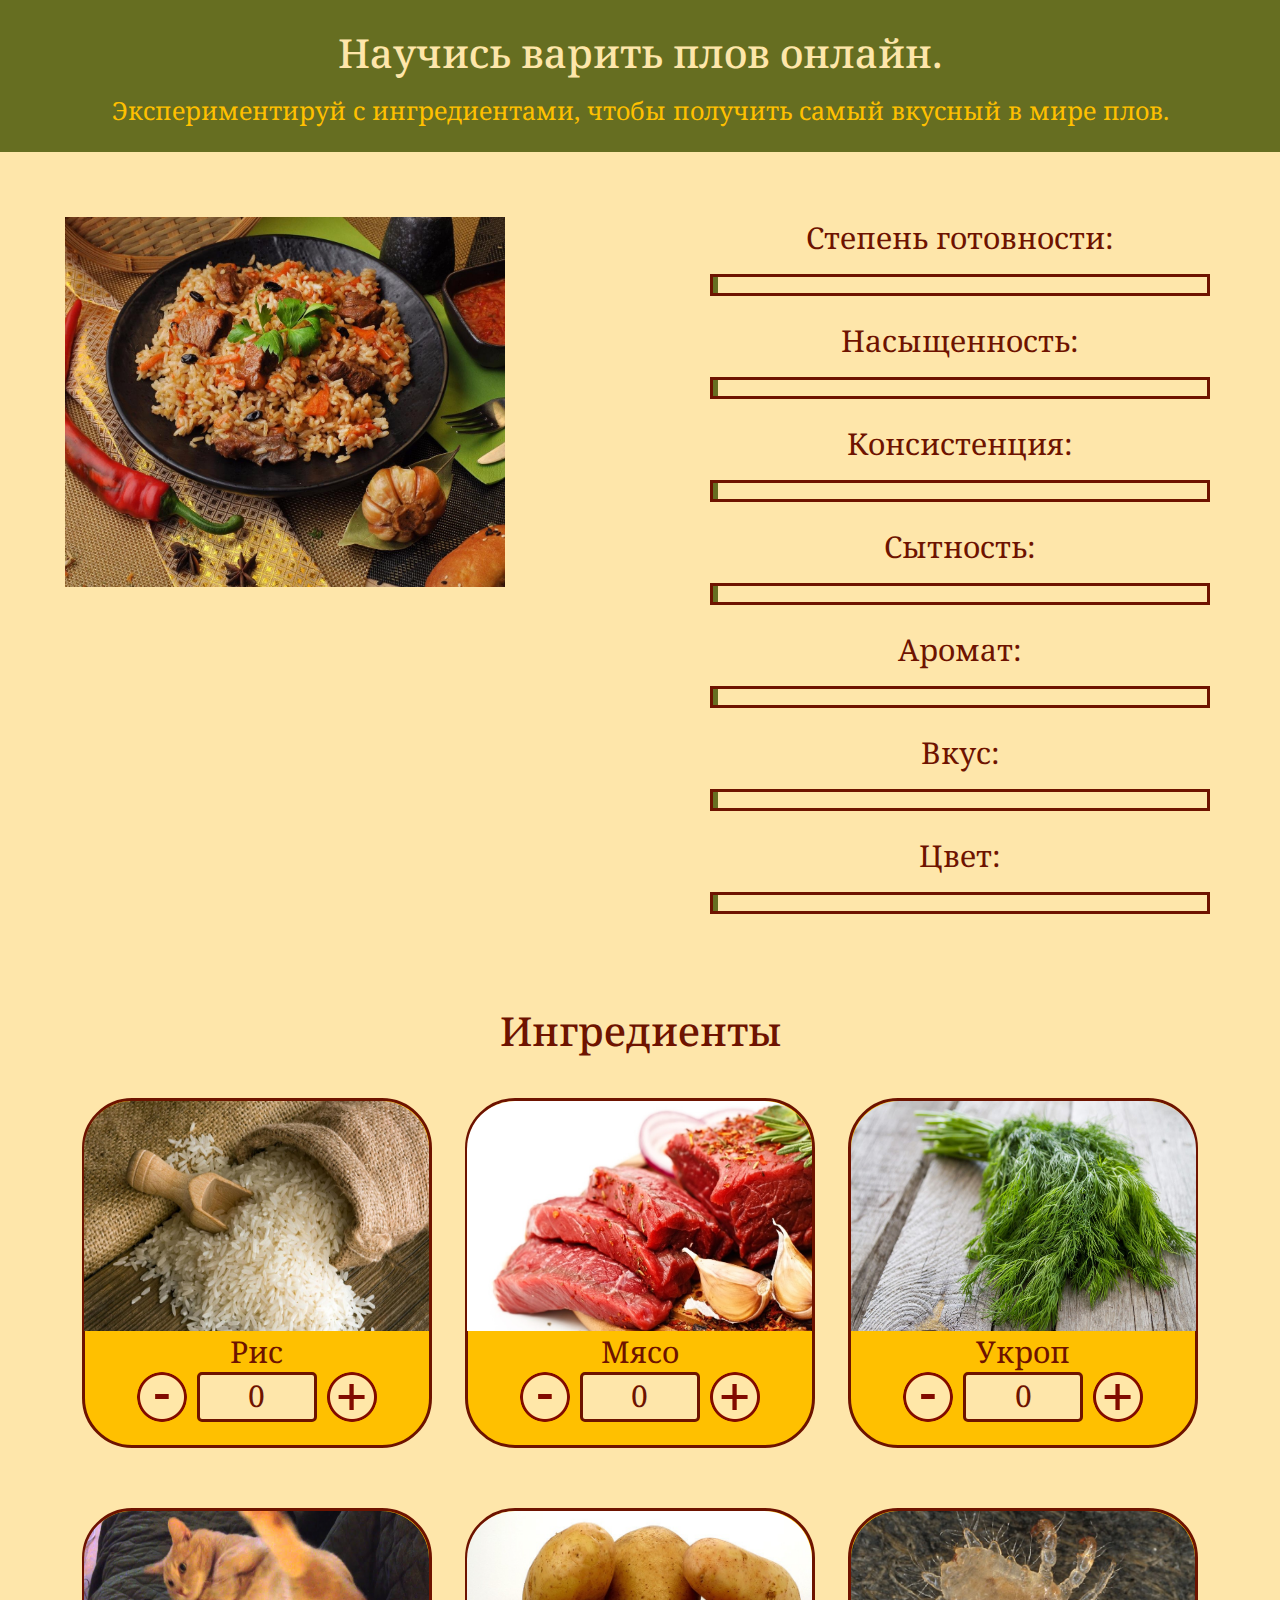
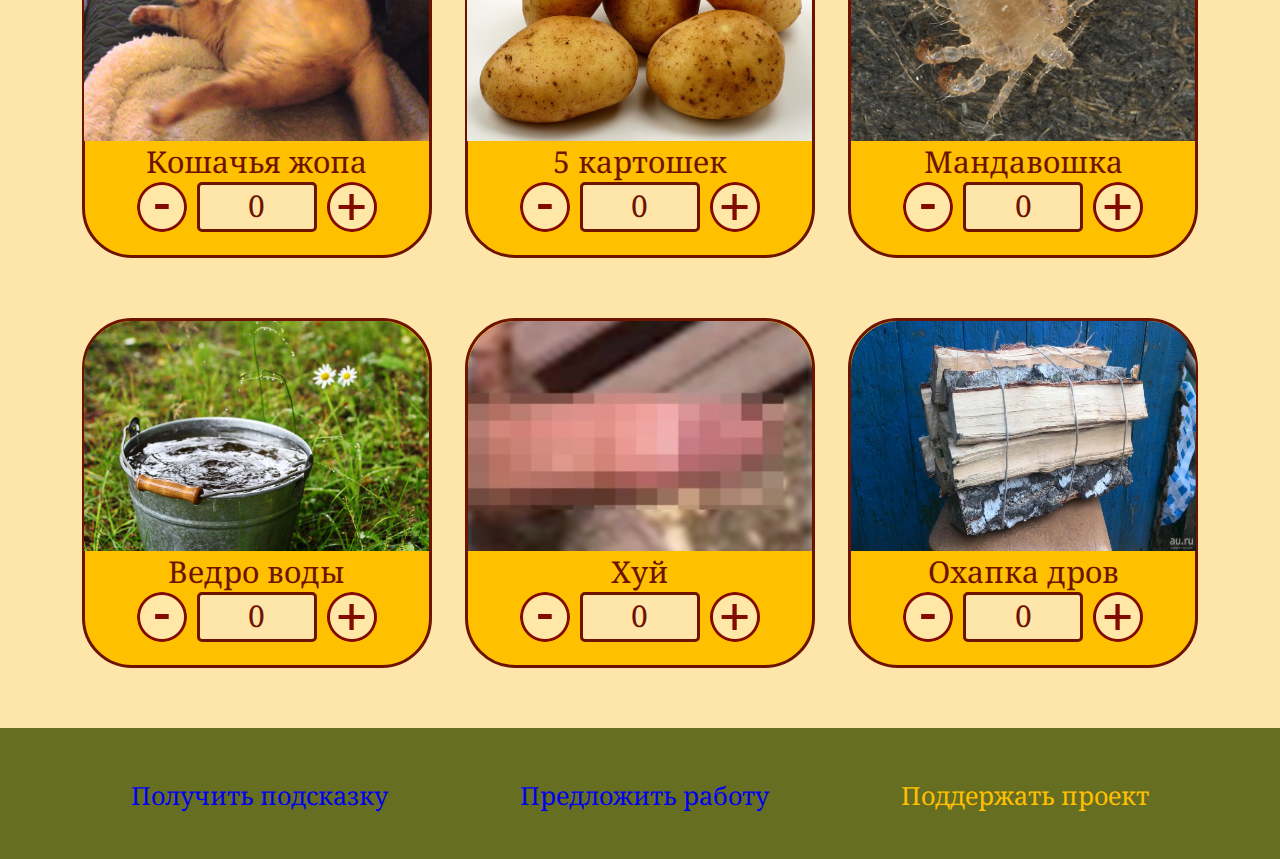
<file: 01Train/index.html>
<!DOCTYPE html>
<!-- Made by Georgy Zemskov -->
<html>
<head>
    <meta charset='utf-8'>
    <meta lang="ru">
    <meta http-equiv='X-UA-Compatible' content='IE=edge'>
    <title>Готовим плов</title>
    <meta name='viewport' content='width=device-width, initial-scale=1'>
    <link rel='stylesheet' type='text/css' media='screen' href='./styles/style.css'>
    <link href="https://fonts.googleapis.com/css2?family=Noto+Serif&display=swap" rel="stylesheet">
</head>
<body>
    <header class="header">
        <div class="container">
            <h1>Научись варить плов онлайн.</h1>
            <h2>Экспериментируй с ингредиентами, чтобы получить самый вкусный в мире плов.</h2>
        </div>      
    </header>
    <section class="section">
        <div class="container">
            <div><img class="main_img" src="./images/plov.jpg"></div>
            <div class="params">
                <div class="param">
                    <p class="param_name">Степень готовности:</p>
                    <div class="scale_outer">
                        <div id="scale1" class="scale"></div>
                    </div>
                </div>
                <div class="param">
                    <p class="param_name">Насыщенность:</p>
                    <div class="scale_outer">
                        <div id="scale2" class="scale"></div>
                    </div>
                </div>
                <div class="param">
                    <p class="param_name">Консистенция:</p>
                    <div class="scale_outer">
                        <div id="scale3" class="scale"></div>
                    </div>
                </div>
                <div class="param">
                    <p class="param_name">Сытность:</p>
                    <div class="scale_outer">
                        <div id="scale4" class="scale"></div>
                    </div>
                </div>
                <div class="param">
                    <p class="param_name">Аромат:</p>
                    <div class="scale_outer">
                        <div id="scale5" class="scale"></div>
                    </div>
                </div>
                <div class="param">
                    <p class="param_name">Вкус:</p>
                    <div class="scale_outer">
                        <div id="scale6" class="scale"></div>
                    </div>
                </div>
                <div class="param">
                    <p class="param_name">Цвет:</p>
                    <div class="scale_outer">
                        <div id="scale7" class="scale"></div>
                    </div>
                </div>
            </div>
        </div>
    </section>
    <section class="section">
        <div class="container_ingrs">
            <div class="width100"><h1 class="ingr_heading">Ингредиенты</h1></div>
            <div class="ingrs_outer">
                <div class="ingridient">
                    <img class="ingr_img" src="./images/rice.jpg">
                    <div class="ingr_name"><h2 class="name_ingr">Рис</h2></div>
                    <div class="screen">
                        <botton class="button" onclick="minus(1)"><img src="./images/minus.png"></botton>
                        <div class="tablo"><p id="tab1">0</p></div>
                        <botton class="button" onclick="plus(1)"><img src="./images/plus.png"></botton>
                    </div>
                </div>
            </div>
            <div class="ingrs_outer">
                <div class="ingridient">
                    <img class="ingr_img" src="./images/meat.jpg">
                    <div class="ingr_name"><h2 class="name_ingr">Мясо</h2></div>
                    <div class="screen">
                        <botton class="button" onclick="minus(2)"><img src="./images/minus.png"></botton>
                        <div class="tablo"><p id="tab2">0</p></div>
                        <botton class="button" onclick="plus(2)"><img src="./images/plus.png"></botton>
                    </div>
                </div>
            </div>
            <div class="ingrs_outer">
                <div class="ingridient">
                    <img class="ingr_img" src="./images/ukrop.jpg">
                    <div class="ingr_name"><h2 class="name_ingr">Укроп</h2></div>
                    <div class="screen">
                        <botton class="button" onclick="minus(3)"><img src="./images/minus.png"></botton>
                        <div class="tablo"><p id="tab3">0</p></div>
                        <botton class="button" onclick="plus(3)"><img src="./images/plus.png"></botton>
                    </div>
                </div>
            </div>
            <div class="ingrs_outer">
                <div class="ingridient">
                    <img class="ingr_img" src="./images/kot.jpg">
                    <div class="ingr_name"><h2 class="name_ingr">Кошачья жопа</h2></div>
                    <div class="screen">
                        <botton class="button" onclick="minus(4)"><img src="./images/minus.png"></botton>
                        <div class="tablo"><p id="tab4">0</p></div>
                        <botton class="button" onclick="plus(4)"><img src="./images/plus.png"></botton>
                    </div>
                </div>
            </div>
            <div class="ingrs_outer">
                <div class="ingridient">
                    <img class="ingr_img" src="./images/kartoshka.jpg">
                    <div class="ingr_name"><h2 class="name_ingr">5 картошек</h2></div>
                    <div class="screen">
                        <botton class="button" onclick="minus(5)"><img src="./images/minus.png"></botton>
                        <div class="tablo"><p id="tab5">0</p></div>
                        <botton class="button" onclick="plus(5)"><img src="./images/plus.png"></botton>
                    </div>
                </div>
            </div>
            <div class="ingrs_outer">
                <div class="ingridient">
                    <img class="ingr_img" src="./images/voshka.jpg">
                    <div class="ingr_name"><h2 class="name_ingr">Мандавошка</h2></div>
                    <div class="screen">
                        <botton class="button" onclick="minus(6)"><img src="./images/minus.png"></botton>
                        <div class="tablo"><p id="tab6">0</p></div>
                        <botton class="button" onclick="plus(6)"><img src="./images/plus.png"></botton>
                    </div>
                </div>
            </div>
            <div class="ingrs_outer">
                <div class="ingridient">
                    <img class="ingr_img" src="./images/vedro.jpg">
                    <div class="ingr_name"><h2 class="name_ingr">Ведро воды</h2></div>
                    <div class="screen">
                        <botton class="button" onclick="minus(7)"><img src="./images/minus.png"></botton>
                        <div class="tablo"><p id="tab7">0</p></div>
                        <botton class="button" onclick="plus(7)"><img src="./images/plus.png"></botton>
                    </div>
                </div>
            </div>
            <div class="ingrs_outer">
                <div class="ingridient">
                    <img class="ingr_img" src="./images/hui.jpg">
                    <div class="ingr_name"><h2 class="name_ingr">Хуй</h2></div>
                    <div class="screen">
                        <botton class="button" onclick="minus(8)"><img src="./images/minus.png"></botton>
                        <div class="tablo"><p id="tab8">0</p></div>
                        <botton class="button" onclick="plus(8)"><img src="./images/plus.png"></botton>
                    </div>
                </div>
            </div>
            <div class="ingrs_outer">
                <div class="ingridient">
                    <img class="ingr_img" src="./images/ohapka.jpg">
                    <div class="ingr_name"><h2 class="name_ingr">Охапка дров</h2></div>
                    <div class="screen">
                        <botton class="button" onclick="minus(9)"><img src="./images/minus.png"></botton>
                        <div class="tablo"><p id="tab9">0</p></div>
                        <botton class="button" onclick="plus(9)"><img src="./images/plus.png"></botton>
                    </div>
                </div>
            </div>
        </div>
    </section>
    <section>
        <div class="reklam"></div>
    </section>
    <footer class="footer">
        <div class="container">
            <div class="links">
                <ul>
                    <div><li><a href="https://www.youtube.com/watch?v=dMNYHoKYCJo" target="_blank">Получить подсказку</a></li></div>
                    <div><li><a href="https://vk.com/gzemskov" target="_blank">Предложить работу</a></li></div>
                    <div><li><a onclick="showPay()">Поддержать проект</a></li></div>
                </ul>
            </div>
        </div>
    </footer>
    <script src='./js/scrypt.js'></script>
</body>
</html>
</file>
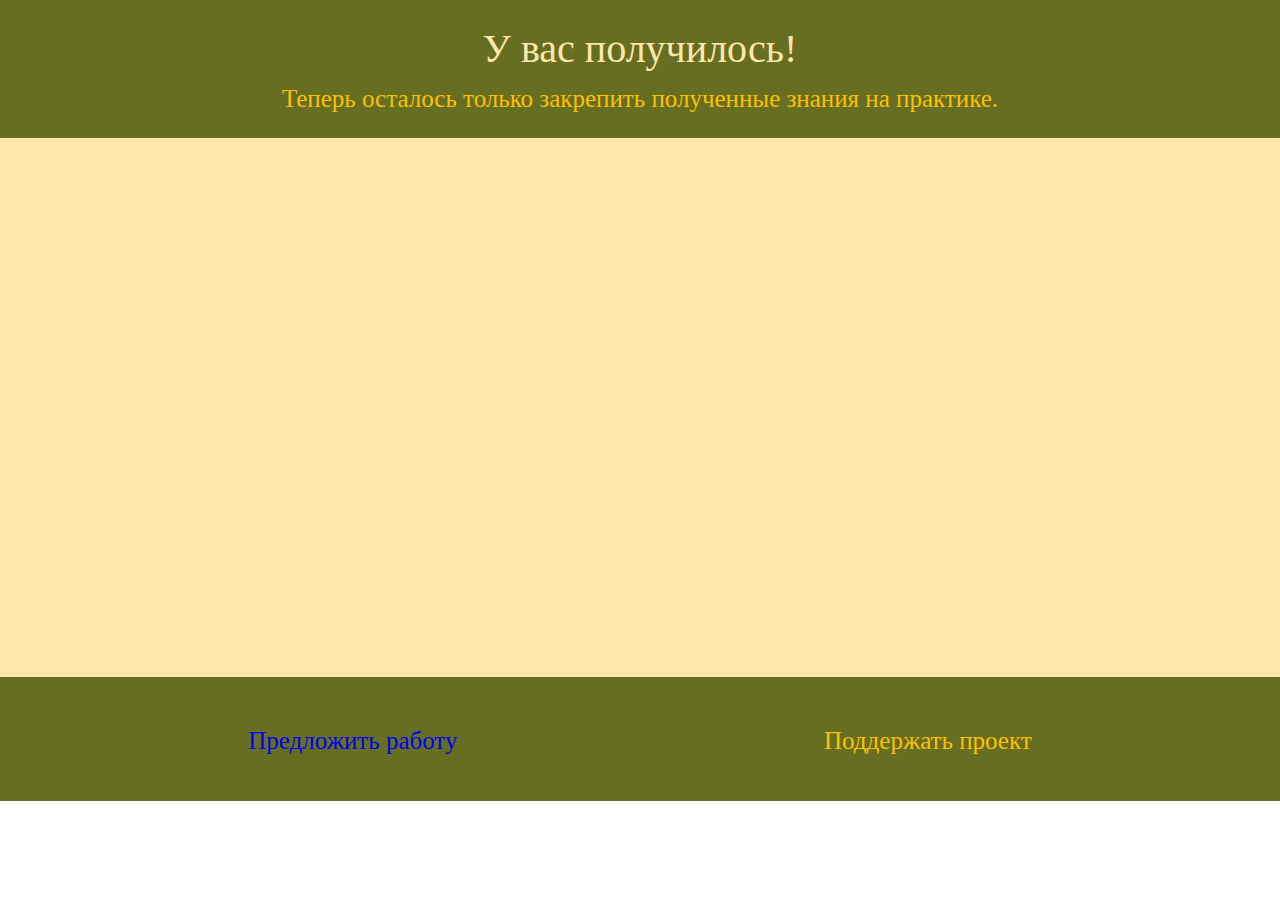
<file: 01Train/Plov_gotov.html>
<!DOCTYPE html>
<html>
<head>
    <meta charset='utf-8'>
    <meta http-equiv='X-UA-Compatible' content='IE=edge'>
    <title>Page Title</title>
    <meta name='viewport' content='width=device-width, initial-scale=1'>
    <link rel='stylesheet' type='text/css' media='screen' href='./styles/style.css'>
</head>
<body>
    <header class="header">
        <div class="container">
            <h1>У вас получилось!</h1>
            <h2>Теперь осталось только закрепить полученные знания на практике.</h2>
        </div>      
    </header>
    <section class="section">
        <div class="container">
            <iframe width="727" height="409" src="https://www.youtube.com/embed/dMNYHoKYCJo" frameborder="0" allow="accelerometer; autoplay; encrypted-media; gyroscope; picture-in-picture" allowfullscreen></iframe>
        </div>
    </section>
    <footer class="footer">
        <div class="container">
            <div class="links end_links">
                <ul>
                    <div><li><a href="https://vk.com/gzemskov" target="_blank">Предложить работу</a></li></div>
                    <div><li><a onclick="showPay()">Поддержать проект</a></li></div>
                </ul>
            </div>
        </div>
    </footer>
    <script src='./js/scrypt.js'></script>
</body>
</html>
</file>
<file: 01Train/styles/style.css>
/* Общие параметры */

img {
    pointer-events: none;
}

* {
    font-family: 'Noto Serif', serif;
    font-size: 30px;
    margin: 0;
    padding: 0;
    box-sizing: border-box;
    text-decoration: none;
    -webkit-user-select: none;
    -moz-user-select: none;
    -ms-user-select: none;
    -o-user-select: none;
    user-select: none;
}

h1 {
    font-size: 40px;
    color: #fee6aa;
    font-weight: 500;
}

h2 {
    font-size: 25px;
    color: #ffc000;
    font-weight: 400;
}

.container {
    max-width: 1150px;
    display: flex;
    justify-content: space-between;
    flex-wrap: wrap;
    margin: 0 auto;
}

.width100 {
    width: 100%;
}

/* Header */

.header {
    text-align: center;
    display: flex;
    justify-content: center;
    background-color: #666e21;
}

.container > h1 {
    padding: 25px 0 13px 0;
    margin: auto;
    width: 100%;
}

.container > h2 {
    margin: auto;
    padding-bottom: 25px;
}

/* Section-1 */

.section {
    padding: 65px 0 0 0;
    background-color: #fee6aa;
    margin: 0 auto;
}

.main_img {
    width: 440px;
    height: 370px;
}

.params {
    text-align: center;
    margin: 0 5px;
}

.param {
    margin-bottom: 24px;
}

.param_name {
    color: #6e1300;
    font-size: 30px;
    padding-bottom: 16px;
}

.scale_outer {
    border-width: 3px;
    border-color: #6e1300;
    border-style: solid;
    width: 500px;
}

.scale {
    background-color: #666e21;
    height: 16px;
}

/* Section-2 */

.ingr_heading {
    color: #6e1300;
    margin: 0 auto 40px;
    width: 100%;
    text-align: center;
}

.container_ingrs {
    max-width: 1150px;
    display: flex;
    justify-content: space-around;
    flex-wrap: wrap;
    margin: 0 auto;
}

/* ingridient */

.ingrs_outer {
    margin-bottom: 60px;
}

.ingridient {
    width: 350px;
    height: 350px;
    border-radius: 50px;
    border-width: 3px;
    border-style: solid;
    border-color: #6e1300;
    background-color: #ffc000;
    display: flex;
    justify-content: center;
    flex-wrap: wrap;
}

.ingr_img {
    width: 345px;
    height: 230px;
    border-top-left-radius: 48px;
    border-top-right-radius: 48px;
}

.name_ingr {
    color: #6e1300;
    font-size: 30px;
    margin: o auto;
}

.screen {
    height: 80px;
    width: 100%;
    display: flex;
    justify-content: center;
}

.tablo {
    background-color: #fee6aa;
    border: solid 3px #6e1300;
    border-radius: 5px;
    height: 50px;
    width: 120px;
    margin: 0 10px;
    color: #6e1300;
    text-align: center;
}

.button {
    transition: linear .2s;
    height: 50px;
}

.button:hover {
    cursor: pointer;
    opacity: 80%;
}

/* your reklam */

.reklam {
    width: 100%;
}

/* footer */

.footer {
    background-color: #666e21;
    color: #ffc000;
    padding: 45px 0;
    font-size: 25px;
    position: relative;
}

.links {
    width: 100%;
}

.links > ul{
    display: flex;
    flex-wrap: wrap;
    justify-content: space-around;
    list-style-type: none;
}

.links a {
    transition: linear .2s;
    font-size: 25px;
}

.links a:hover {
    color: #6e1300;
    cursor: pointer;
}

.links a:active, a:visited {
    color: #ffc000;
}

.contacts {
    width: 300px;
    height: 150px;
    border-radius: 20px;
    border: solid 5px #6e1300;
    padding: 30px;
    background-color: #fee6aa;
    color: #6e1300;
    position: absolute;
    bottom: 100px;
    right: 60px;
    z-index: 10;
}

.contacts > button {
    position: absolute;
    font-family: sans-serif;
    top: 3px;
    right: 13px;
    background-color: #fee6aa;
    color: #6e1300;
    border: none;
    padding-top: 0;
}

button:hover {
    cursor: pointer;
}

.contacts > p {
    font-size: 25px;
    -webkit-user-select: text;
    -moz-user-select: text;
    -ms-user-select: text;
    -o-user-select: text;
    user-select: text;
}

/* prize */

.container > iframe {
    margin: 0 auto 65px;
}

/* mobile-adaptation */

article, footer, header, section { 
    display: block;
}

@media screen and (max-width: 1201px) {
    
    
    .section > .container {
        display: flex;
        justify-content: center;
        width: 100%;
    }

    .links {
        display: flex;
        flex-wrap: wrap;
        justify-content: space-around;
        padding: auto 10%;
    }

    .container_ingrs {
        margin: inherit 20px;
    }

    .links li {
        width: 100%;
        text-align: center;
    }

    .ingridient {
        margin: 10px;
    }

    .links div:last-child {
        width: 100%;
        text-align: center;
    }
}

@media screen and (max-width: 500px) {
    .param_name {
        font-size: 24px;
    }
    
    h1{
        font-size: 100%;
    }

    h2, a {
        font-size: 70%;
    }

    .main_img {
        width: 99%;
        height: 99%;
        padding: 10px;
    }

    .params {
        width: 100%;
    }

    .scale_outer {
        width: 100%;
    }

    iframe {
        width: 100%;
    }

    .end_links li {
        width: 100%;
    }
}

@media screen and (max-width: 370px) {
    
    h1{
        font-size: 80%;
    }

    h2, a, .ingr_heading, .param_name, .name_ingr {
        font-size: 70%;
    }

    .main_img {
        width: 99%;
        height: 99%;
        padding: 10px;
    }

    .params {
        width: 100%;
    }

    .scale_outer {
        width: 100%;
    }

    .ingridient, .screen, .ingr_img, .tablo{
        width: 100%;
        margin: 0;
    }

    iframe {
        width: 100%;
    }

    .end_links li {
        width: 100%;
    }
}
</file>
